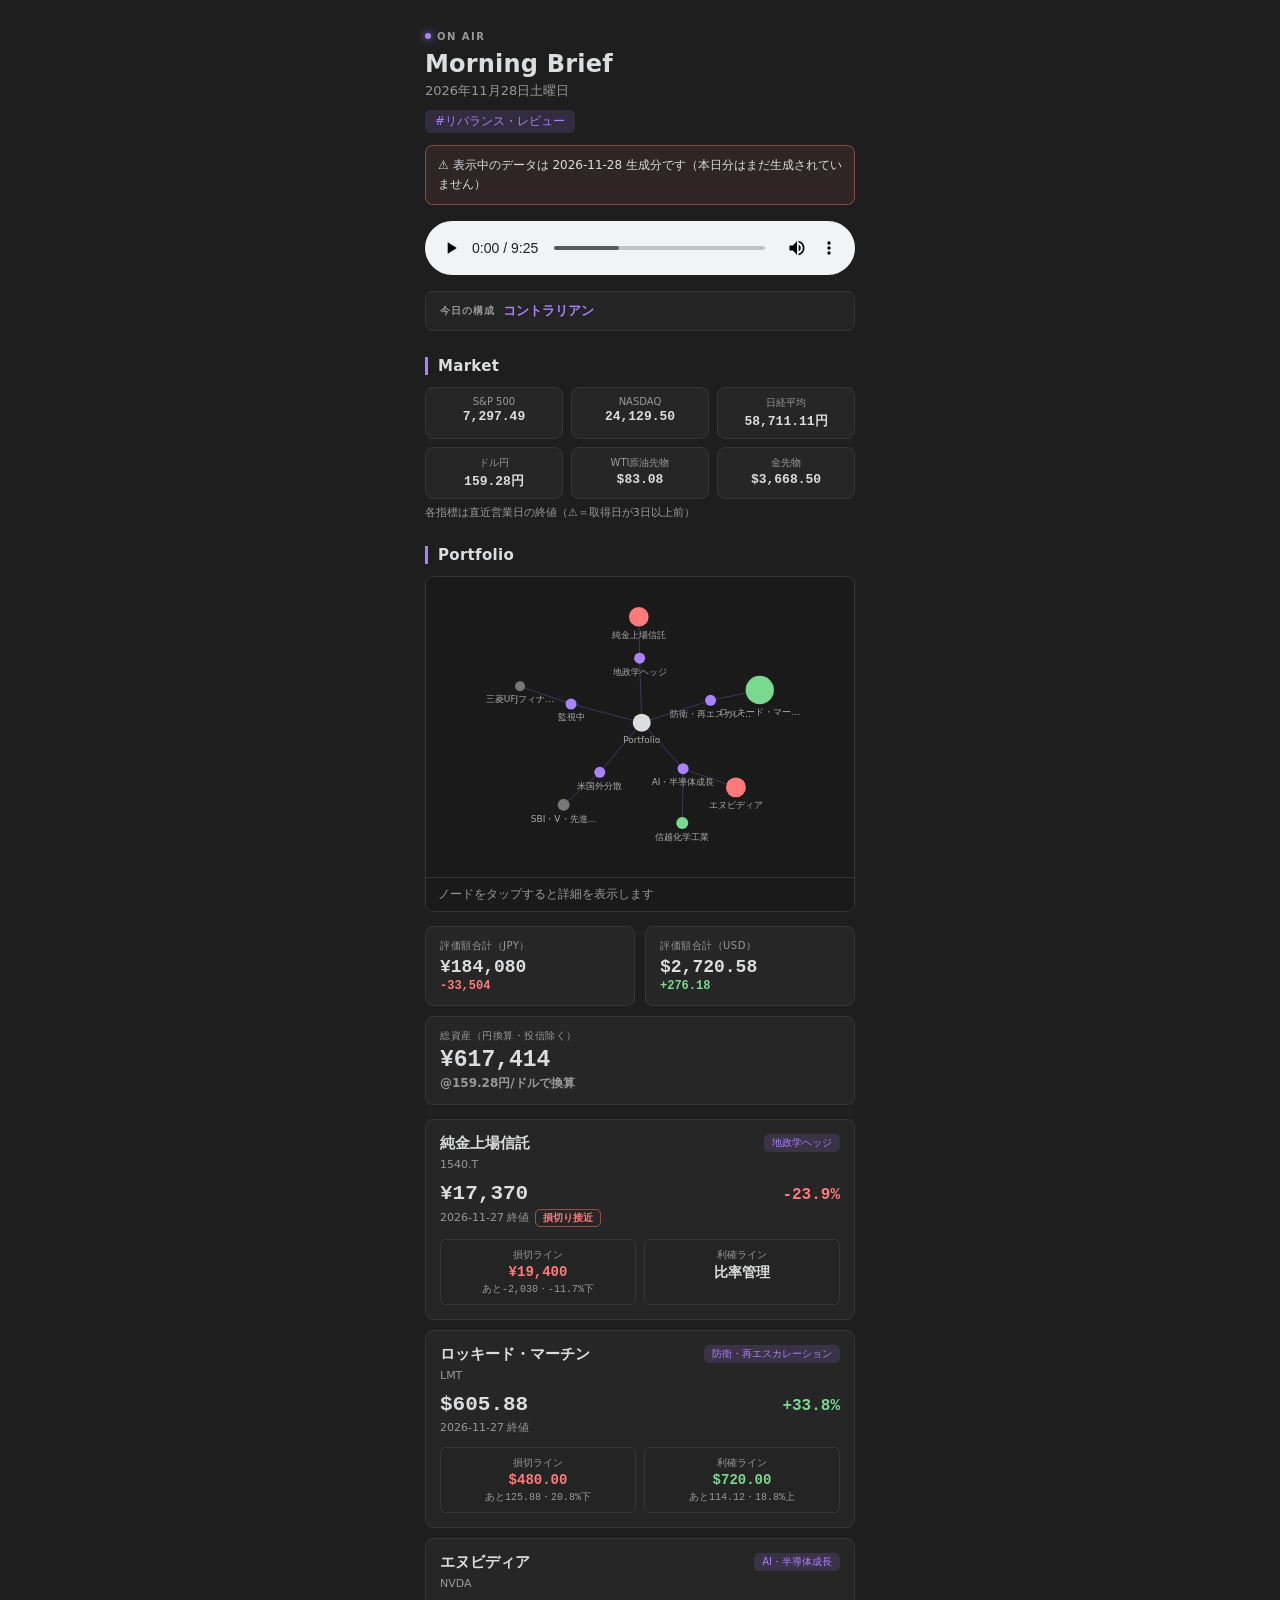
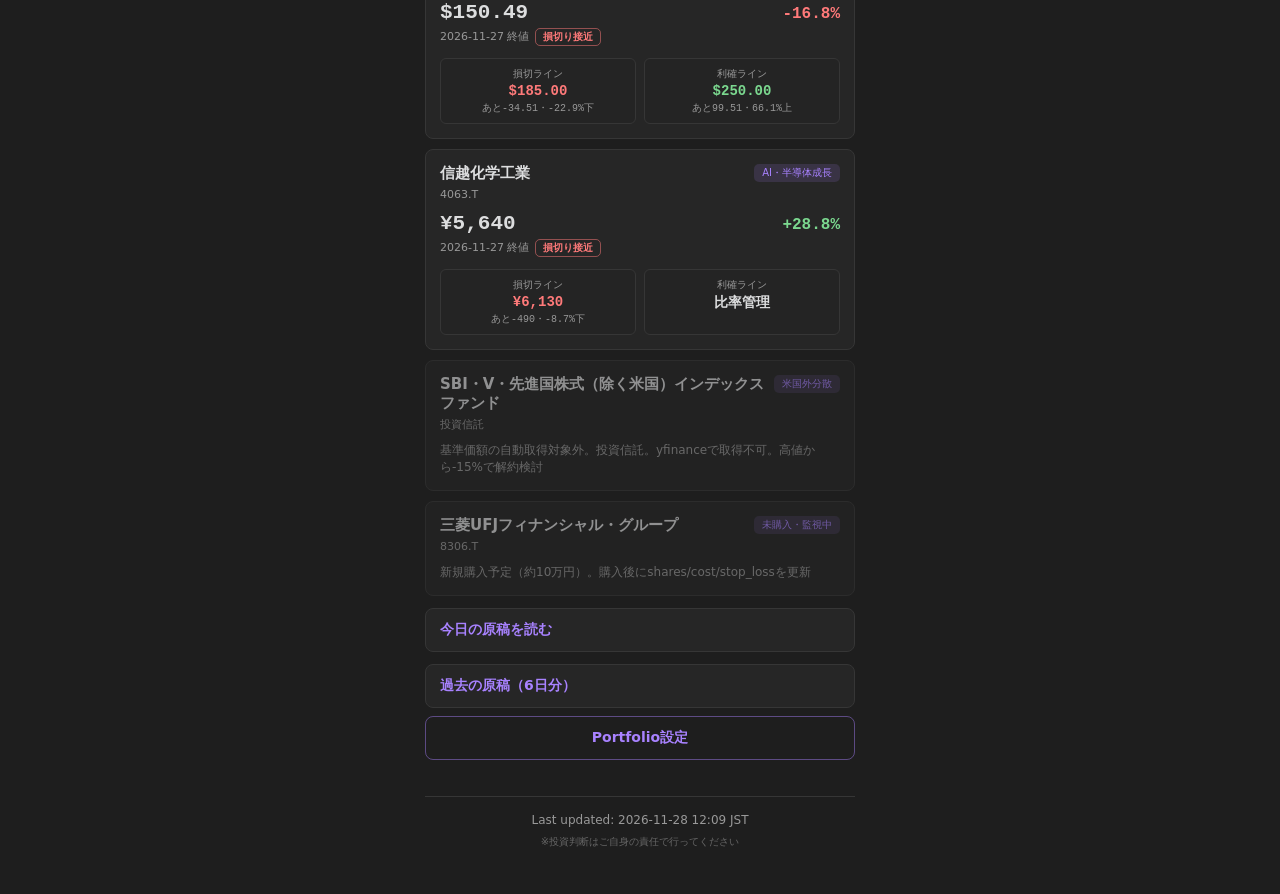
<file: docs/index.html>
<!DOCTYPE html>
<html lang="ja">
<head>
<meta charset="UTF-8">
<meta name="viewport" content="width=device-width, initial-scale=1.0, viewport-fit=cover">
<meta name="theme-color" content="#1E1E1E">
<meta name="apple-mobile-web-app-capable" content="yes">
<meta name="apple-mobile-web-app-status-bar-style" content="black-translucent">
<meta name="apple-mobile-web-app-title" content="Morning Brief">
<title>Morning Brief</title>
<link rel="stylesheet" href="style.css">
</head>
<body>
<div class="container">

  <div class="header">
    <div class="onair"><span class="onair-dot"></span>ON AIR</div>
    <h1>Morning Brief</h1>
    <div class="date" id="date">読み込み中...</div>
    <div><span class="theme-badge" id="themeBadge"></span></div>
  </div>

  <div id="notice"></div>

  <div class="player-section">
    <audio controls preload="metadata" id="player" src="podcast.mp3"></audio>
  </div>

  <div class="lineup">
    <span class="label">今日の構成</span>
    <span class="segment" id="segment">—</span>
  </div>

  <div id="market"></div>

  <div class="section-title">Portfolio</div>
  <div class="graph-card" id="graphCard">
    <canvas id="graph"></canvas>
    <div class="graph-info" id="graphInfo">ノードをタップすると詳細を表示します</div>
  </div>
  <div id="summary"></div>
  <div id="holdings"><div class="fund-note">読み込み中...</div></div>

  <div id="scriptBox"></div>
  <div id="archive"></div>

  <a class="btn" href="settings.html">Portfolio設定</a>

  <div class="footer">
    <div class="updated" id="updated"></div>
    <div class="disclaimer">※投資判断はご自身の責任で行ってください</div>
  </div>

</div>
<script src="app.js"></script>
</body>
</html>
</file>
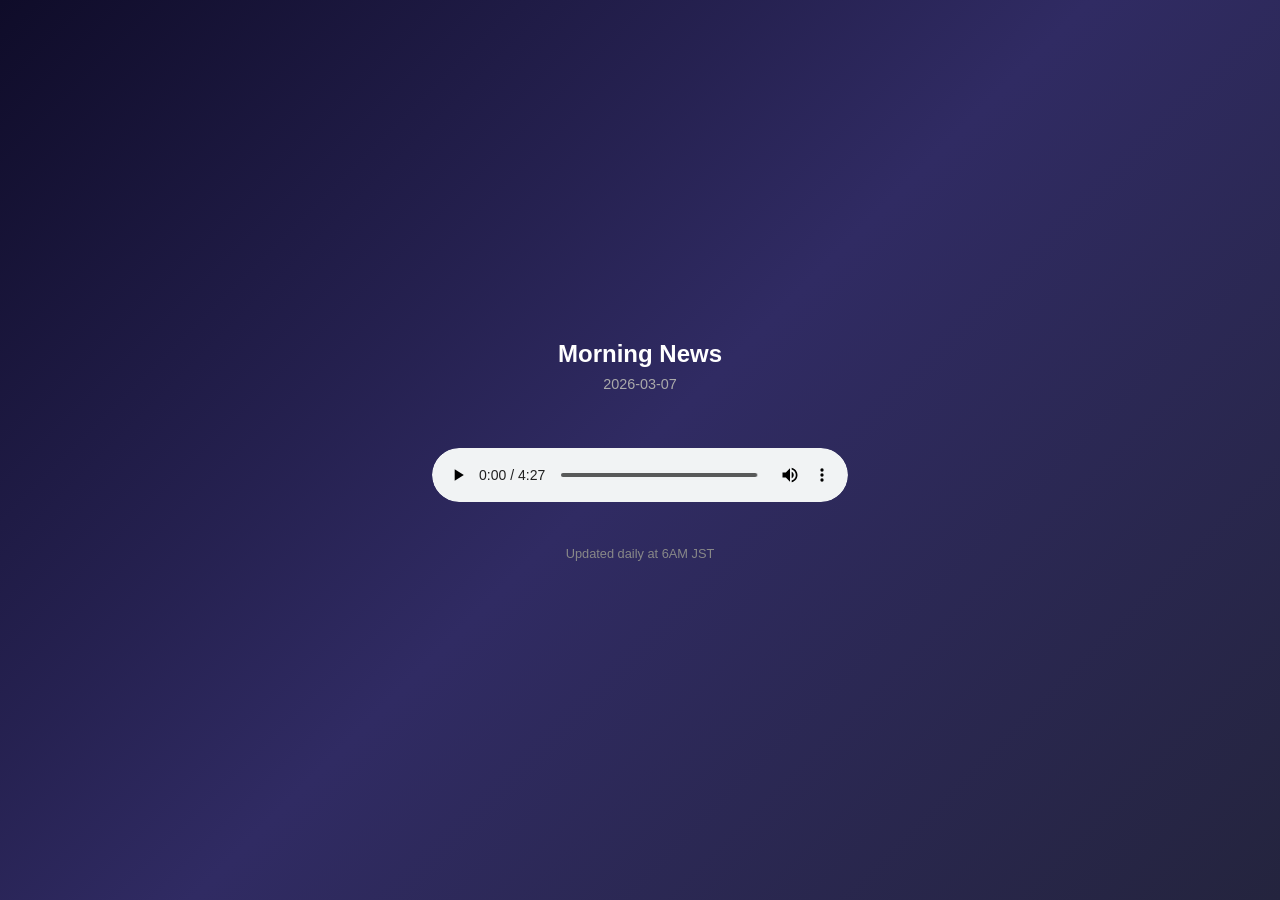
<file: output/index.html>
<!DOCTYPE html>
<html lang="ja"><head>
<meta charset="UTF-8">
<meta name="viewport" content="width=device-width, initial-scale=1.0">
<title>Morning News</title>
<style>
*{margin:0;padding:0;box-sizing:border-box}
body{font-family:-apple-system,BlinkMacSystemFont,"Hiragino Sans",sans-serif;
background:linear-gradient(135deg,#0f0c29,#302b63,#24243e);
color:#fff;min-height:100vh;display:flex;align-items:center;justify-content:center}
.c{text-align:center;padding:2rem;max-width:480px;width:100%}
h1{font-size:1.5rem;margin-bottom:.5rem}
.d{color:#aaa;margin-bottom:2rem;font-size:.9rem}
audio{width:100%;margin:1.5rem 0;border-radius:30px}
.i{color:#888;font-size:.8rem;margin-top:1rem}
</style></head><body>
<div class="c">
<h1>Morning News</h1>
<p class="d">2026-03-07</p>
<audio controls preload="auto">
<source src="morning_news_2026-03-07.mp3" type="audio/mpeg">
</audio>
<p class="i">Updated daily at 6AM JST</p>
</div></body></html>
</file>
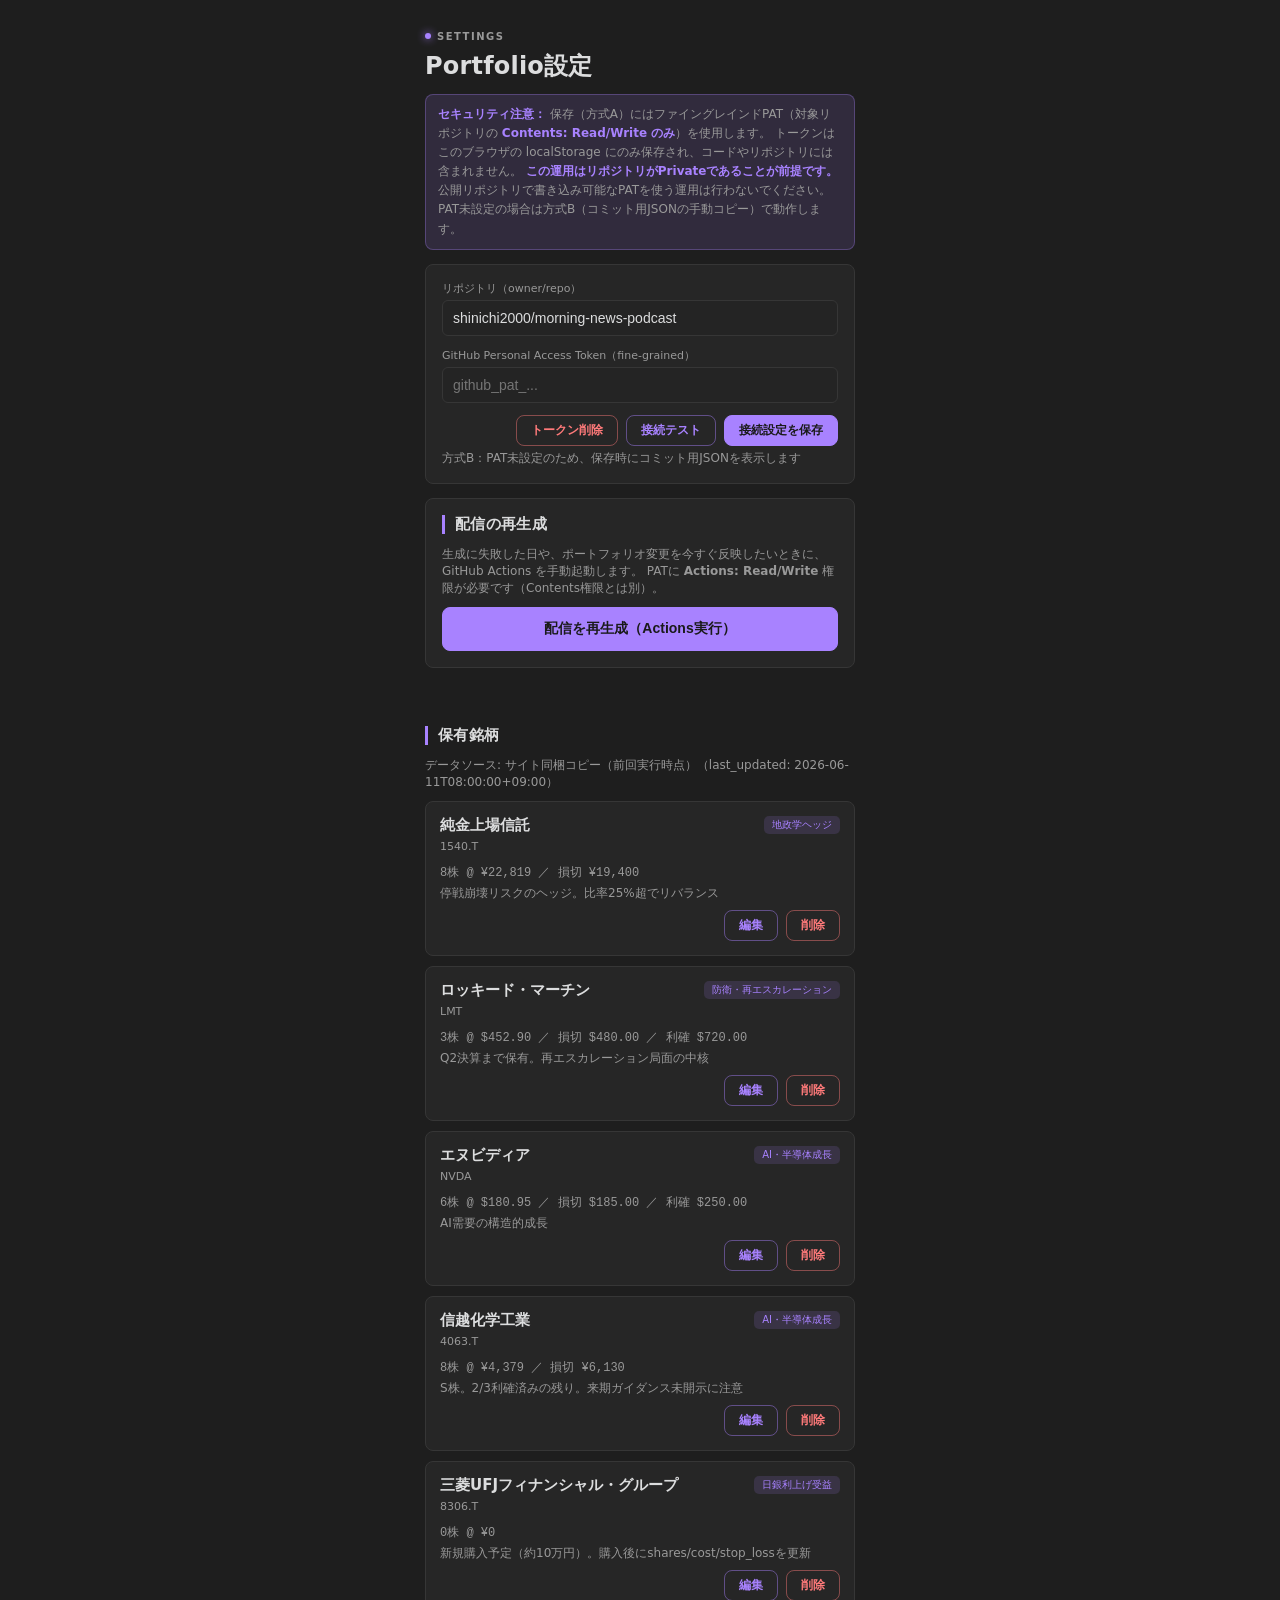
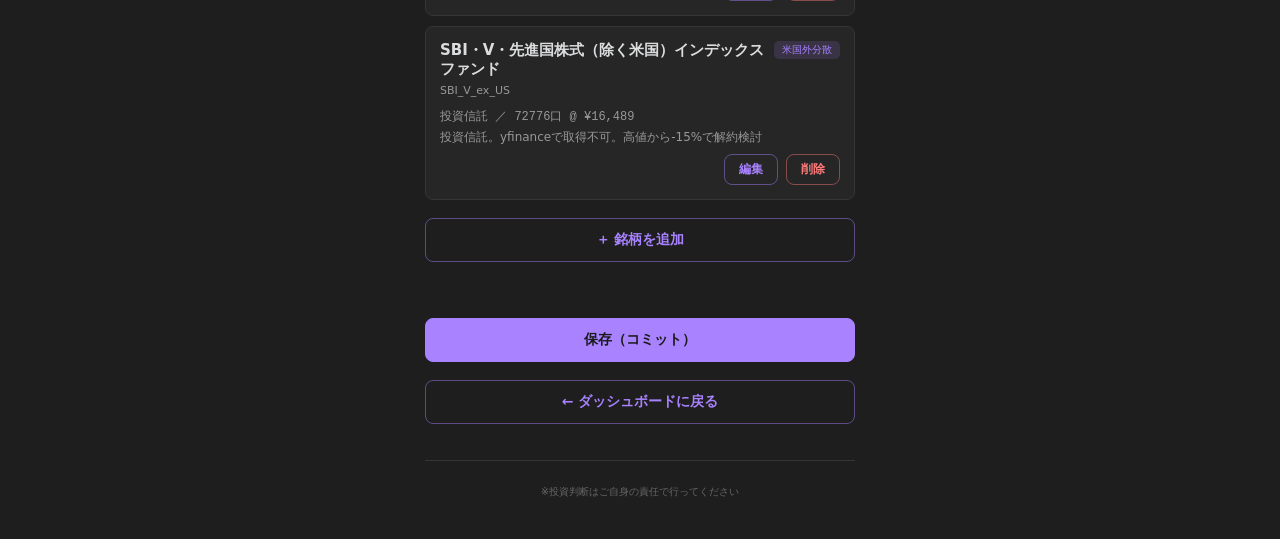
<file: docs/settings.html>
<!DOCTYPE html>
<html lang="ja">
<head>
<meta charset="UTF-8">
<meta name="viewport" content="width=device-width, initial-scale=1.0, viewport-fit=cover">
<meta name="theme-color" content="#1E1E1E">
<title>Portfolio設定 - Morning Brief</title>
<link rel="stylesheet" href="style.css">
</head>
<body>
<div class="container">

  <div class="header">
    <div class="onair"><span class="onair-dot"></span>SETTINGS</div>
    <h1>Portfolio設定</h1>
  </div>

  <div class="notice">
    <strong>セキュリティ注意：</strong>
    保存（方式A）にはファイングレインドPAT（対象リポジトリの <strong>Contents: Read/Write のみ</strong>）を使用します。
    トークンはこのブラウザの localStorage にのみ保存され、コードやリポジトリには含まれません。
    <strong>この運用はリポジトリがPrivateであることが前提です。</strong>
    公開リポジトリで書き込み可能なPATを使う運用は行わないでください。
    PAT未設定の場合は方式B（コミット用JSONの手動コピー）で動作します。
  </div>

  <div class="form-card">
    <div class="form-row">
      <label for="repoInput">リポジトリ（owner/repo）</label>
      <input id="repoInput" type="text" autocomplete="off" placeholder="shinichi2000/morning-news-podcast">
    </div>
    <div class="form-row">
      <label for="patInput">GitHub Personal Access Token（fine-grained）</label>
      <input id="patInput" type="password" autocomplete="off" placeholder="github_pat_...">
    </div>
    <div class="card-actions">
      <button class="btn small danger" id="clearPatBtn">トークン削除</button>
      <button class="btn small" id="testPatBtn">接続テスト</button>
      <button class="btn small primary" id="savePatBtn">接続設定を保存</button>
    </div>
    <div class="holding-meta" id="patStatus"></div>
  </div>

  <div class="form-card">
    <div class="section-title" style="margin-top:0">配信の再生成</div>
    <div class="holding-meta" style="margin-bottom:10px">
      生成に失敗した日や、ポートフォリオ変更を今すぐ反映したいときに、GitHub Actions を手動起動します。
      PATに <strong>Actions: Read/Write</strong> 権限が必要です（Contents権限とは別）。
    </div>
    <button class="btn primary" id="regenBtn" style="margin-top:0">配信を再生成（Actions実行）</button>
  </div>

  <div class="status-msg" id="statusMsg"></div>

  <div class="section-title">保有銘柄</div>
  <div class="holding-meta" id="sourceNote" style="margin-bottom:10px"></div>
  <div id="holdingsList"><div class="fund-note">読み込み中...</div></div>

  <button class="btn" id="addBtn">＋ 銘柄を追加</button>

  <div class="form-card" id="editForm" style="display:none; margin-top:14px;">
    <div class="section-title" id="formTitle" style="margin-top:0">銘柄を追加</div>
    <div class="form-grid">
      <div class="form-row">
        <label for="f_id">id（一意の識別子）</label>
        <input id="f_id" type="text" autocomplete="off" placeholder="例: 8306, NVDA">
      </div>
      <div class="form-row">
        <label for="f_ticker">ticker（日本株: 1234.T / 米国株: 英字）</label>
        <input id="f_ticker" type="text" autocomplete="off" placeholder="例: 8306.T, NVDA">
      </div>
    </div>
    <div class="form-row">
      <label for="f_name">銘柄名</label>
      <input id="f_name" type="text" autocomplete="off">
    </div>
    <div class="form-grid">
      <div class="form-row">
        <label for="f_thesis">投資テーゼ</label>
        <select id="f_thesis">
          <option>地政学ヘッジ</option>
          <option>防衛・再エスカレーション</option>
          <option>AI・半導体成長</option>
          <option>日銀利上げ受益</option>
          <option>米国外分散</option>
          <option>その他</option>
        </select>
      </div>
      <div class="form-row">
        <label for="f_currency">通貨</label>
        <select id="f_currency">
          <option>JPY</option>
          <option>USD</option>
        </select>
      </div>
      <div class="form-row">
        <label for="f_shares">株数（投信は口数）</label>
        <input id="f_shares" type="number" inputmode="decimal" step="any" min="0">
      </div>
      <div class="form-row">
        <label for="f_cost">取得単価</label>
        <input id="f_cost" type="number" inputmode="decimal" step="any" min="0">
      </div>
      <div class="form-row">
        <label for="f_stop_loss">損切りライン（空欄可）</label>
        <input id="f_stop_loss" type="number" inputmode="decimal" step="any">
      </div>
      <div class="form-row">
        <label for="f_take_profit">利確ライン（空欄可）</label>
        <input id="f_take_profit" type="number" inputmode="decimal" step="any">
      </div>
    </div>
    <div class="form-row">
      <label for="f_note">メモ</label>
      <textarea id="f_note" rows="2"></textarea>
    </div>
    <div class="form-row">
      <label><input id="f_is_fund" type="checkbox" style="width:auto"> 投資信託（株価自動取得の対象外）</label>
    </div>
    <div class="form-error" id="formError"></div>
    <div class="card-actions">
      <button class="btn small" id="cancelBtn">キャンセル</button>
      <button class="btn small primary" id="formSaveBtn">フォームを反映</button>
    </div>
  </div>

  <div class="status-msg" id="draftMsg"></div>
  <button class="btn primary" id="commitBtn" style="margin-top:18px">保存（コミット）</button>
  <button class="btn danger" id="discardDraftBtn" style="display:none">下書きを破棄して読み込み直す</button>

  <div id="jsonOutWrap" style="display:none; margin-top:14px;">
    <div class="section-title">方式B：コミット用JSON</div>
    <div class="notice">下記の内容をリポジトリ直下の <strong>portfolio.json</strong> に手動でコミットしてください。</div>
    <div class="form-row">
      <textarea id="jsonOut" class="json-out" readonly onclick="this.select()"></textarea>
    </div>
  </div>

  <a class="btn" href="index.html" style="margin-top:18px">← ダッシュボードに戻る</a>

  <div class="footer">
    <div class="disclaimer">※投資判断はご自身の責任で行ってください</div>
  </div>

</div>
<script src="app.js"></script>
</body>
</html>
</file>
<file: docs/style.css>
/* Morning Brief v4.2 — Obsidian風「グラフビュー」デザイン */
:root {
  --bg: #1E1E1E;
  --bg-soft: #242424;
  --card: #262626;
  --card-border: #363636;
  --accent: #A882FF;        /* Obsidian purple */
  --accent-dim: rgba(168, 130, 255, 0.14);
  --pos: #7BD88F;
  --neg: #FF7A7A;
  --text: #DCDDDE;
  --text-dim: #999999;
  --text-faint: #666666;
}

* { margin: 0; padding: 0; box-sizing: border-box; }

html { background: var(--bg); }
body {
  font-family: system-ui, -apple-system, "Hiragino Sans", sans-serif;
  background: var(--bg);
  color: var(--text);
  min-height: 100vh;
  padding: env(safe-area-inset-top) 16px env(safe-area-inset-bottom) 16px;
  -webkit-font-smoothing: antialiased;
}

.container { max-width: 430px; margin: 0 auto; padding: 24px 0 40px; }

.num { font-variant-numeric: tabular-nums; font-family: ui-monospace, "SF Mono", Menlo, monospace; }

/* ===== Header（Obsidianのノート風・左寄せ） ===== */
.header { margin-bottom: 12px; }
.onair {
  display: inline-flex; align-items: center; gap: 6px;
  font-size: 10px; font-weight: 600; letter-spacing: 1.5px;
  color: var(--text-dim); text-transform: uppercase;
  margin-bottom: 8px;
}
.onair-dot {
  width: 6px; height: 6px; border-radius: 50%;
  background: var(--accent);
  box-shadow: 0 0 8px var(--accent);
  animation: blink 2s ease-in-out infinite;
}
@keyframes blink {
  0%, 100% { opacity: 1; }
  50% { opacity: 0.3; }
}
.header h1 { font-size: 24px; font-weight: 700; letter-spacing: 0.2px; }
.header .date { color: var(--text-dim); font-size: 13px; margin-top: 4px; }

/* Obsidianのタグ風バッジ */
.tag, .theme-badge {
  display: inline-block; margin-top: 10px;
  font-size: 12px; font-weight: 500;
  color: var(--accent); background: var(--accent-dim);
  padding: 3px 10px; border-radius: 5px;
}

/* ===== Player ===== */
.player-section { margin: 16px 0 12px; }
.player-section audio { width: 100%; border-radius: 8px; }

/* ===== 今日の構成 ===== */
.lineup {
  display: flex; align-items: center; gap: 8px;
  font-size: 13px; color: var(--text-dim);
  background: var(--bg-soft); border: 1px solid var(--card-border);
  border-radius: 8px; padding: 10px 14px; margin-bottom: 8px;
}
.lineup .label {
  font-size: 10px; font-weight: 600; color: var(--text-dim);
  letter-spacing: 1px; white-space: nowrap;
}
.lineup .segment { color: var(--accent); font-weight: 600; }

/* ===== Sections ===== */
.section-title {
  font-size: 15px; font-weight: 700; margin: 26px 0 12px;
  padding-left: 10px; border-left: 3px solid var(--accent);
  letter-spacing: 0.3px;
}

/* ===== Graph view ===== */
.graph-card {
  background: #1A1A1A; border: 1px solid var(--card-border);
  border-radius: 8px; overflow: hidden; margin-bottom: 14px;
}
.graph-card canvas { display: block; width: 100%; touch-action: manipulation; }
.graph-info {
  font-size: 12px; color: var(--text-dim);
  padding: 8px 12px; border-top: 1px solid var(--card-border);
  min-height: 33px;
}
.graph-info .pos { color: var(--pos); }
.graph-info .neg { color: var(--neg); }

/* ===== Summary cards ===== */
.summary-row { display: flex; gap: 10px; margin-bottom: 10px; }
.summary-card {
  flex: 1; background: var(--card); border: 1px solid var(--card-border);
  border-radius: 8px; padding: 12px 14px;
}
.summary-card .label { font-size: 10px; color: var(--text-dim); letter-spacing: 0.5px; margin-bottom: 4px; }
.summary-card .value { font-size: 18px; font-weight: 700; }
.summary-card .sub { font-size: 12px; margin-top: 2px; font-weight: 600; }
.summary-card.wide { flex: none; width: 100%; margin-bottom: 14px; }
.summary-card.wide .value { font-size: 23px; }

/* ===== Market chips ===== */
.market-row { display: grid; grid-template-columns: 1fr 1fr 1fr; gap: 8px; }
.market-chip {
  background: var(--card); border: 1px solid var(--card-border);
  border-radius: 8px; padding: 8px 10px; text-align: center;
}
.chip-label { display: block; font-size: 10px; color: var(--text-dim); margin-bottom: 2px; white-space: nowrap; }
.chip-value { display: block; font-size: 13px; font-weight: 700; white-space: nowrap; }

/* ===== Stock cards ===== */
.stock-card {
  background: var(--card); border: 1px solid var(--card-border);
  border-radius: 8px; padding: 14px; margin-bottom: 10px;
}
.card-header { display: flex; justify-content: space-between; align-items: flex-start; gap: 8px; margin-bottom: 10px; }
.stock-name { font-size: 15px; font-weight: 700; display: block; }
.ticker { font-size: 11px; color: var(--text-dim); }
.thesis-tag {
  font-size: 10px; font-weight: 500; white-space: nowrap;
  color: var(--accent); background: var(--accent-dim);
  padding: 2px 8px; border-radius: 5px;
}
.card-body { display: flex; justify-content: space-between; align-items: baseline; margin-bottom: 4px; }
.current-price { font-size: 21px; font-weight: 700; }
.pnl { font-size: 16px; font-weight: 700; }
.pos { color: var(--pos); }
.neg { color: var(--neg); }
.as-of { font-size: 11px; color: var(--text-dim); margin-bottom: 12px; }
.stale-badge {
  display: inline-block; font-size: 10px; font-weight: 600;
  color: var(--text-dim); border: 1px solid var(--text-faint);
  padding: 1px 7px; border-radius: 5px; margin-left: 6px;
}
.alert-badge {
  display: inline-block; font-size: 10px; font-weight: 600;
  color: var(--neg); border: 1px solid rgba(255, 122, 122, 0.5);
  padding: 1px 7px; border-radius: 5px; margin-left: 6px;
}
.card-lines { display: flex; gap: 8px; }
.line-item {
  flex: 1; background: var(--bg-soft); border: 1px solid var(--card-border);
  border-radius: 6px; padding: 8px 10px; text-align: center;
}
.line-label { display: block; font-size: 10px; color: var(--text-dim); margin-bottom: 2px; }
.line-value { display: block; font-size: 14px; font-weight: 700; }
.line-gap { display: block; font-size: 10px; color: var(--text-dim); margin-top: 2px; }
.line-value.sl { color: var(--neg); }
.line-value.tp { color: var(--pos); }
.fund-card, .excluded-card { opacity: 0.6; }
.fund-note { font-size: 12px; color: var(--text-dim); }

/* ===== Buttons ===== */
.btn {
  display: inline-block; width: 100%; text-align: center;
  background: transparent; color: var(--accent);
  border: 1px solid rgba(168, 130, 255, 0.45); border-radius: 8px;
  padding: 12px; font-size: 14px; font-weight: 600;
  text-decoration: none; cursor: pointer; margin-top: 8px;
}
.btn.primary { background: var(--accent); color: #1A1A1A; border-color: var(--accent); }
.btn.danger { color: var(--neg); border-color: rgba(255, 122, 122, 0.45); }
.btn.small { width: auto; padding: 6px 14px; font-size: 12px; margin-top: 0; }

/* ===== Settings form ===== */
.form-card {
  background: var(--card); border: 1px solid var(--card-border);
  border-radius: 8px; padding: 16px; margin-bottom: 14px;
}
.form-row { margin-bottom: 12px; }
.form-row label { display: block; font-size: 11px; color: var(--text-dim); margin-bottom: 4px; }
.form-row input, .form-row select, .form-row textarea {
  width: 100%; background: var(--bg-soft);
  border: 1px solid var(--card-border); border-radius: 6px;
  color: var(--text); font-size: 14px; padding: 9px 10px;
}
.form-row input:focus, .form-row select:focus, .form-row textarea:focus {
  outline: none; border-color: var(--accent);
}
.form-grid { display: grid; grid-template-columns: 1fr 1fr; gap: 10px; }
.form-error { color: var(--neg); font-size: 12px; margin-top: 4px; }
.card-actions { display: flex; gap: 8px; justify-content: flex-end; margin-top: 8px; flex-wrap: wrap; }
.holding-meta { font-size: 12px; color: var(--text-dim); margin-top: 4px; }

.notice {
  font-size: 12px; color: var(--text-dim); line-height: 1.6;
  background: var(--accent-dim); border: 1px solid rgba(168, 130, 255, 0.3);
  border-radius: 8px; padding: 10px 12px; margin-bottom: 14px;
}
.notice strong { color: var(--accent); }
.notice.warn {
  color: var(--text); border-color: rgba(255, 122, 122, 0.4);
  background: rgba(255, 122, 122, 0.08); margin-top: 12px;
}
.notice.info {
  color: var(--text); margin-top: 12px;
}
.status-msg { font-size: 13px; margin: 10px 0; min-height: 18px; }
.status-msg.ok { color: var(--pos); }
.status-msg.err { color: var(--neg); }

textarea.json-out {
  font-family: ui-monospace, Menlo, monospace; font-size: 11px;
  min-height: 220px; white-space: pre;
}

/* ===== Script reader / archive ===== */
.script-details {
  background: var(--card); border: 1px solid var(--card-border);
  border-radius: 8px; margin-top: 12px; overflow: hidden;
}
.script-details summary {
  padding: 12px 14px; font-size: 14px; font-weight: 600;
  cursor: pointer; list-style: none; color: var(--accent);
}
.script-details summary::-webkit-details-marker { display: none; }
.script-details[open] summary { border-bottom: 1px solid var(--card-border); }
.script-text {
  padding: 14px; font-size: 13px; line-height: 1.9;
  white-space: pre-wrap; color: var(--text);
  max-height: 60vh; overflow-y: auto;
}
.archive-list { padding: 10px 14px; display: flex; flex-wrap: wrap; gap: 8px; }
.archive-link {
  font-size: 12px; font-weight: 500; color: var(--accent);
  background: var(--accent-dim); border-radius: 5px;
  padding: 4px 12px; text-decoration: none;
}

/* ===== Footer ===== */
.footer {
  text-align: center; margin-top: 36px; padding-top: 16px;
  border-top: 1px solid var(--card-border);
}
.footer .updated { font-size: 12px; color: var(--text-dim); }
.footer .disclaimer { font-size: 10px; color: var(--text-faint); margin-top: 8px; }
.footer a { color: var(--accent); text-decoration: none; }
</file>
